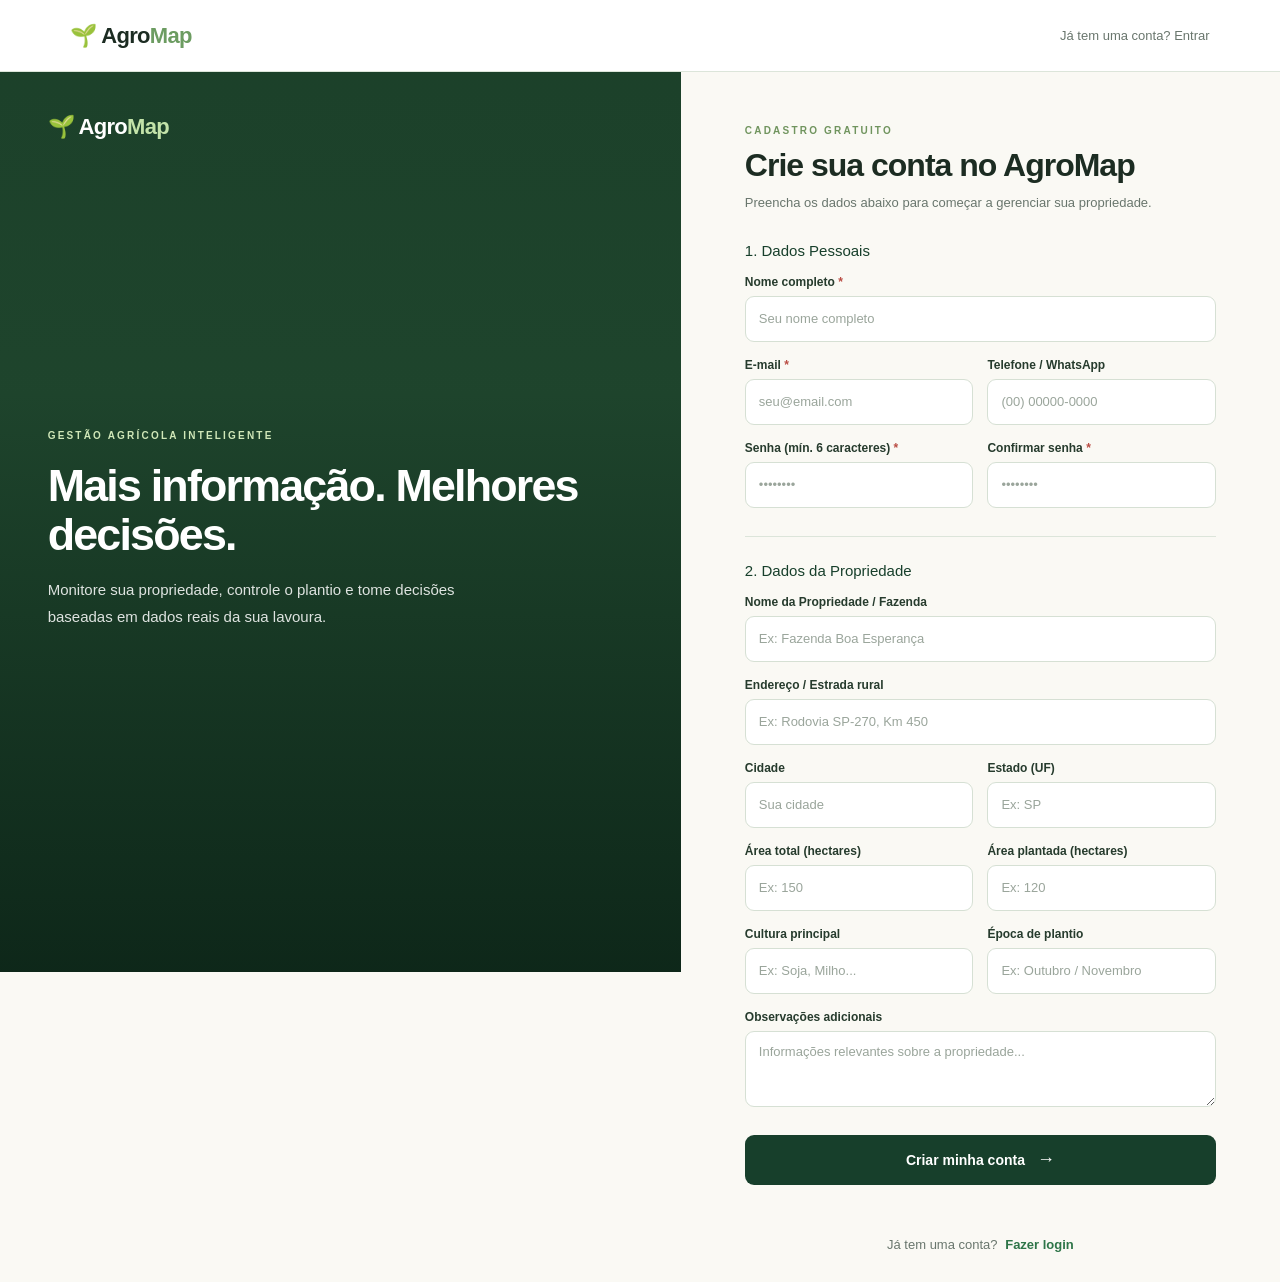
<file: cadastro.html>
<!DOCTYPE html>
<html lang="pt-BR">
<head>
    <meta charset="UTF-8">
    <meta name="viewport" content="width=device-width, initial-scale=1.0">
    <meta name="theme-color" content="#234b32">
    <title>AgroMap | Cadastro do Produtor</title>
    <link rel="stylesheet" href="cadastro.css">
</head>
<body>

    <header class="header">
        <div class="logo">🌱 Agro<span>Map</span></div>
        <a href="login.html" class="back">Já tem uma conta? Entrar</a>
    </header>

    <div class="cadastro-layout">
        
        <!-- PAINEL VISUAL LATERAL -->
        <div class="cadastro-visual">
            <div class="visual-shade"></div>
            <div class="visual-brand">🌱 Agro<span>Map</span></div>
            <div class="visual-content">
                <span class="eyebrow">GESTÃO AGRÍCOLA INTELIGENTE</span>
                <h1>Mais informação. Melhores decisões.</h1>
                <p>Monitore sua propriedade, controle o plantio e tome decisões baseadas em dados reais da sua lavoura.</p>
            </div>
        </div>

        <!-- PAINEL DO FORMULÁRIO -->
        <div class="cadastro-panel">
            <div class="form-wrap">
                
                <div class="form-heading">
                    <span class="eyebrow">CADASTRO GRATUITO</span>
                    <h2>Crie sua conta no AgroMap</h2>
                    <p>Preencha os dados abaixo para começar a gerenciar sua propriedade.</p>
                </div>

                <form id="cadastroForm">
                    
                    <div class="section-title">
                        <span>1. Dados Pessoais</span>
                    </div>

                    <label for="nome">Nome completo <span>*</span></label>
                    <input type="text" id="nome" required placeholder="Seu nome completo">

                    <div class="two-columns">
                        <div>
                            <label for="email">E-mail <span>*</span></label>
                            <input type="email" id="email" required placeholder="seu@email.com">
                        </div>
                        <div>
                            <label for="telefone">Telefone / WhatsApp</label>
                            <input type="text" id="telefone" placeholder="(00) 00000-0000">
                        </div>
                    </div>

                    <div class="two-columns">
                        <div>
                            <label for="senha">Senha (mín. 6 caracteres) <span>*</span></label>
                            <input type="password" id="senha" required placeholder="••••••••">
                        </div>
                        <div>
                            <label for="confirmarSenha">Confirmar senha <span>*</span></label>
                            <input type="password" id="confirmarSenha" required placeholder="••••••••">
                        </div>
                    </div>

                    <div class="section-divider"></div>

                    <div class="section-title">
                        <span>2. Dados da Propriedade</span>
                    </div>

                    <label for="nomeFazenda">Nome da Propriedade / Fazenda</label>
                    <input type="text" id="nomeFazenda" placeholder="Ex: Fazenda Boa Esperança">

                    <label for="enderecoRural">Endereço / Estrada rural</label>
                    <input type="text" id="enderecoRural" placeholder="Ex: Rodovia SP-270, Km 450">

                    <div class="two-columns">
                        <div>
                            <label for="cidade">Cidade</label>
                            <input type="text" id="cidade" placeholder="Sua cidade">
                        </div>
                        <div>
                            <label for="estado">Estado (UF)</label>
                            <input type="text" id="estado" maxlength="2" placeholder="Ex: SP">
                        </div>
                    </div>

                    <div class="two-columns">
                        <div>
                            <label for="hectaresTotal">Área total (hectares)</label>
                            <input type="text" id="hectaresTotal" placeholder="Ex: 150">
                        </div>
                        <div>
                            <label for="hectaresPlantados">Área plantada (hectares)</label>
                            <input type="text" id="hectaresPlantados" placeholder="Ex: 120">
                        </div>
                    </div>

                    <div class="two-columns">
                        <div>
                            <label for="culturaPrincipal">Cultura principal</label>
                            <input type="text" id="culturaPrincipal" placeholder="Ex: Soja, Milho...">
                        </div>
                        <div>
                            <label for="epoca_plantio">Época de plantio</label>
                            <input type="text" id="epocaPlantio" placeholder="Ex: Outubro / Novembro">
                        </div>
                    </div>

                    <label for="observacoes">Observações adicionais</label>
                    <textarea id="observacoes" placeholder="Informações relevantes sobre a propriedade..."></textarea>

                    <button type="submit" id="botaoCadastro" class="submit-button">
                        Criar minha conta <span>→</span>
                    </button>

                    <p id="mensagem" class="form-message" role="status" aria-live="polite"></p>

                </form>

                <p class="auth-switch">
                    Já tem uma conta? <a href="login.html">Fazer login</a>
                </p>

            </div>
        </div>

    </div>

    <script src="cadastro.js"></script>
</body>
</html>
</file>
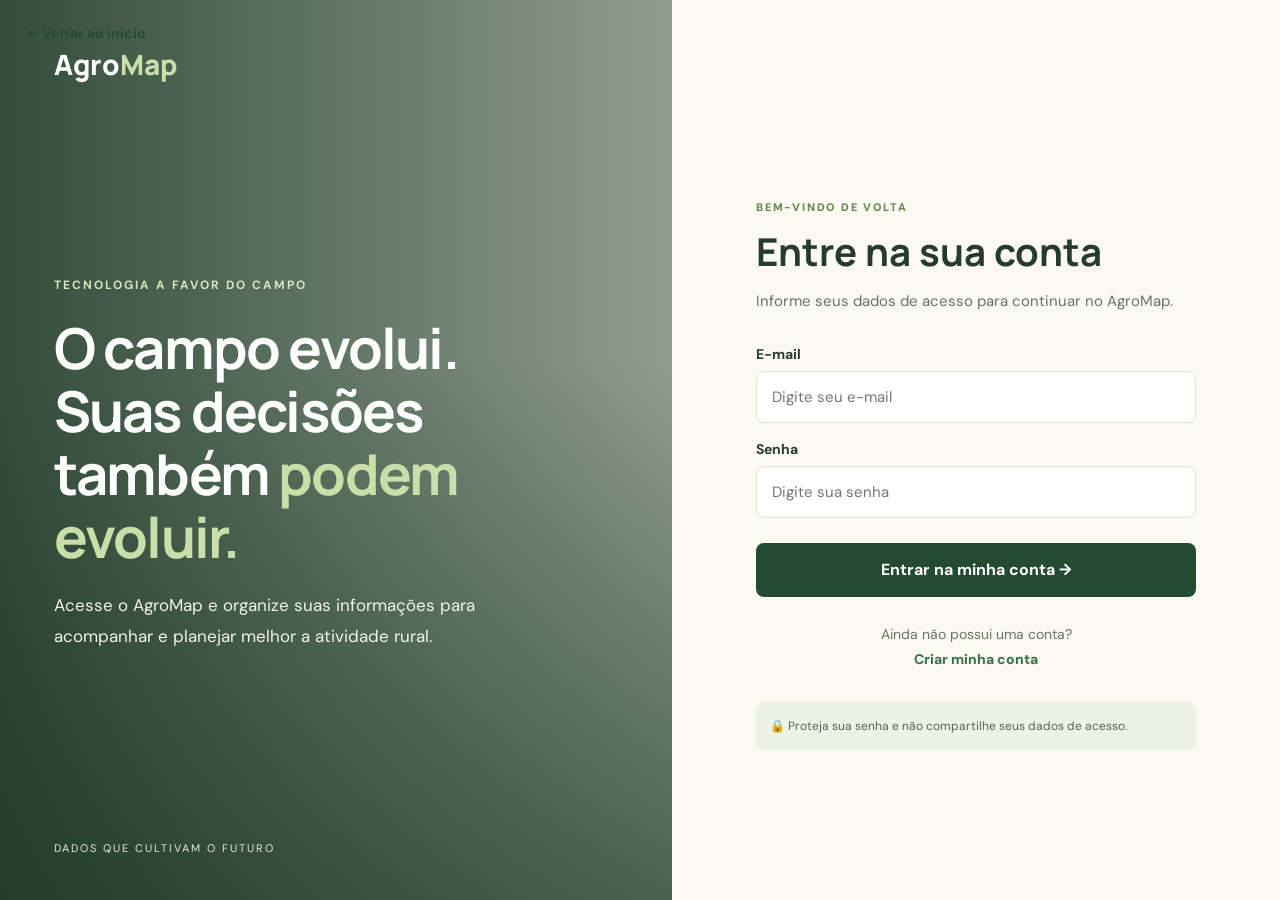
<file: dashboard.html>
<!DOCTYPE html>
<html lang="pt-BR">
<head>
    <meta charset="UTF-8">
    <meta name="viewport" content="width=device-width, initial-scale=1.0">
    <meta name="theme-color" content="#234b32">

    <title>AgroMap | Painel do Produtor</title>

    <link rel="stylesheet" href="dashboard.css">
</head>

<body>

    <!-- MENU LATERAL -->
    <aside class="sidebar">

        <div class="logo">
            🌱 Agro<span>Map</span>
        </div>

        <nav>
            <button class="menu active" type="button" data-section="inicio">
                🏠 <span>Visão geral</span>
            </button>

            <button class="menu" type="button" data-section="propriedade">
                🗺️ <span>Propriedade</span>
            </button>

            <button class="menu" type="button" data-section="clima">
                🌦️ <span>Clima</span>
            </button>

            <button class="menu" type="button" data-section="producao">
                📊 <span>Produção</span>
            </button>

            <button class="menu" type="button" data-section="financeiro">
                💰 <span>Financeiro</span>
            </button>
        </nav>

        <button id="logout" class="logout" type="button">
            ↪ Sair da conta
        </button>

    </aside>

    <!-- CONTEÚDO PRINCIPAL -->
    <main class="dashboard" id="inicio">

        <!-- CABEÇALHO -->
        <header class="topbar">

            <div>
                <small>PAINEL DO PRODUTOR</small>

                <h1>
                    Olá, <span id="nomeUsuario">Produtor</span> 👋
                </h1>

                <p id="mensagemPainel">
                    Bem-vindo ao seu painel AgroMap.
                </p>
            </div>

            <div class="profile">

                <div class="avatar">🌱</div>

                <div>
                    <strong id="propriedadeUsuario">
                        Minha propriedade
                    </strong>

                    <small id="emailUsuario">
                        Produtor rural
                    </small>
                </div>

            </div>

        </header>

        <!-- INFORMAÇÕES REAIS DO CADASTRO -->
        <section class="cards">

            <article class="card">
                <div class="card-icon">🌾</div>

                <span>ÁREA TOTAL</span>

                <strong id="areaTotal">—</strong>

                <small>Área cadastrada</small>
            </article>

            <article class="card">
                <div class="card-icon">🌱</div>

                <span>ÁREA PLANTADA</span>

                <strong id="areaPlantada">—</strong>

                <small>Hectares informados</small>
            </article>

            <article class="card">
                <div class="card-icon">🌿</div>

                <span>CULTURA PRINCIPAL</span>

                <strong id="culturaPrincipal">—</strong>

                <small>Cultura cadastrada</small>
            </article>

            <article class="card">
                <div class="card-icon">📍</div>

                <span>LOCALIZAÇÃO</span>

                <strong id="localizacaoUsuario">—</strong>

                <small id="estadoUsuario">
                    Cidade e estado da propriedade
                </small>
            </article>

        </section>

        <!-- PROPRIEDADE -->
        <section class="main-grid">

            <article class="panel map-panel" id="propriedade">

                <div class="panel-title">
                    <div>
                        <small>PROPRIEDADE RURAL</small>
                        <h2>Minha propriedade</h2>
                    </div>
                </div>

                <div class="big-map">

                    <div class="big-field field1">
                        <span>Área rural</span>
                    </div>

                    <div class="big-field field2">
                        <span>Plantio</span>
                    </div>

                    <div class="big-field field3">
                        <span>Área verde</span>
                    </div>

                    <div class="big-field field4">
                        <span>Talhão</span>
                    </div>

                    <div class="map-road"></div>

                </div>

                <div class="property-details">
                    <h3>Detalhes cadastrados</h3>

                    <p id="detalhesPropriedade">
                        Os dados da propriedade serão exibidos aqui.
                    </p>

                    <p>
                        <small>
                            A ilustração acima é representativa e não corresponde
                            a um mapa geográfico real.
                        </small>
                    </p>
                </div>

            </article>

            <!-- CLIMA SEM VALORES INVENTADOS -->
            <article class="panel weather-panel" id="clima">

                <div class="panel-title">
                    <div>
                        <small>MONITORAMENTO</small>
                        <h2>Clima</h2>
                    </div>
                </div>

                <div class="weather-main">
                    <span>🌦️</span>

                    <strong>—</strong>

                    <p>
                        Dados meteorológicos indisponíveis
                    </p>
                </div>

                <div class="weather-data">

                    <div>
                        <span>Umidade</span>
                        <strong>—</strong>
                    </div>

                    <div>
                        <span>Vento</span>
                        <strong>—</strong>
                    </div>

                    <div>
                        <span>Chuva</span>
                        <strong>—</strong>
                    </div>

                </div>

                <p>
                    <small>
                        As condições climáticas serão exibidas quando uma fonte
                        de dados meteorológicos estiver conectada.
                    </small>
                </p>

            </article>

        </section>

        <!-- PRODUÇÃO SEM NÚMEROS FICTÍCIOS -->
        <section class="panel production-panel" id="producao">

            <div class="panel-title">
                <div>
                    <small>DESEMPENHO</small>
                    <h2>Produção da propriedade</h2>
                </div>
            </div>

            <div class="empty-state">
                <div class="card-icon">📊</div>

                <h3>Sem dados de produção</h3>

                <p id="mensagemProducao">
                    Ainda não existem registros de produção disponíveis.
                </p>
            </div>

        </section>

        <!-- FINANCEIRO SEM VALORES FICTÍCIOS -->
        <section class="panel" id="financeiro">

            <div class="panel-title">
                <div>
                    <small>CONTROLE FINANCEIRO</small>
                    <h2>Financeiro</h2>
                </div>
            </div>

            <div class="empty-state">
                <div class="card-icon">💰</div>

                <h3>Sem dados financeiros</h3>

                <p>
                    As informações financeiras serão exibidas quando houver
                    registros reais disponíveis.
                </p>
            </div>

        </section>

        <!-- MENSAGENS DO SISTEMA -->
        <p id="mensagemErro" role="status" aria-live="polite"></p>

    </main>

    <script src="dashboard.js"></script>

</body>
</html>
</file>
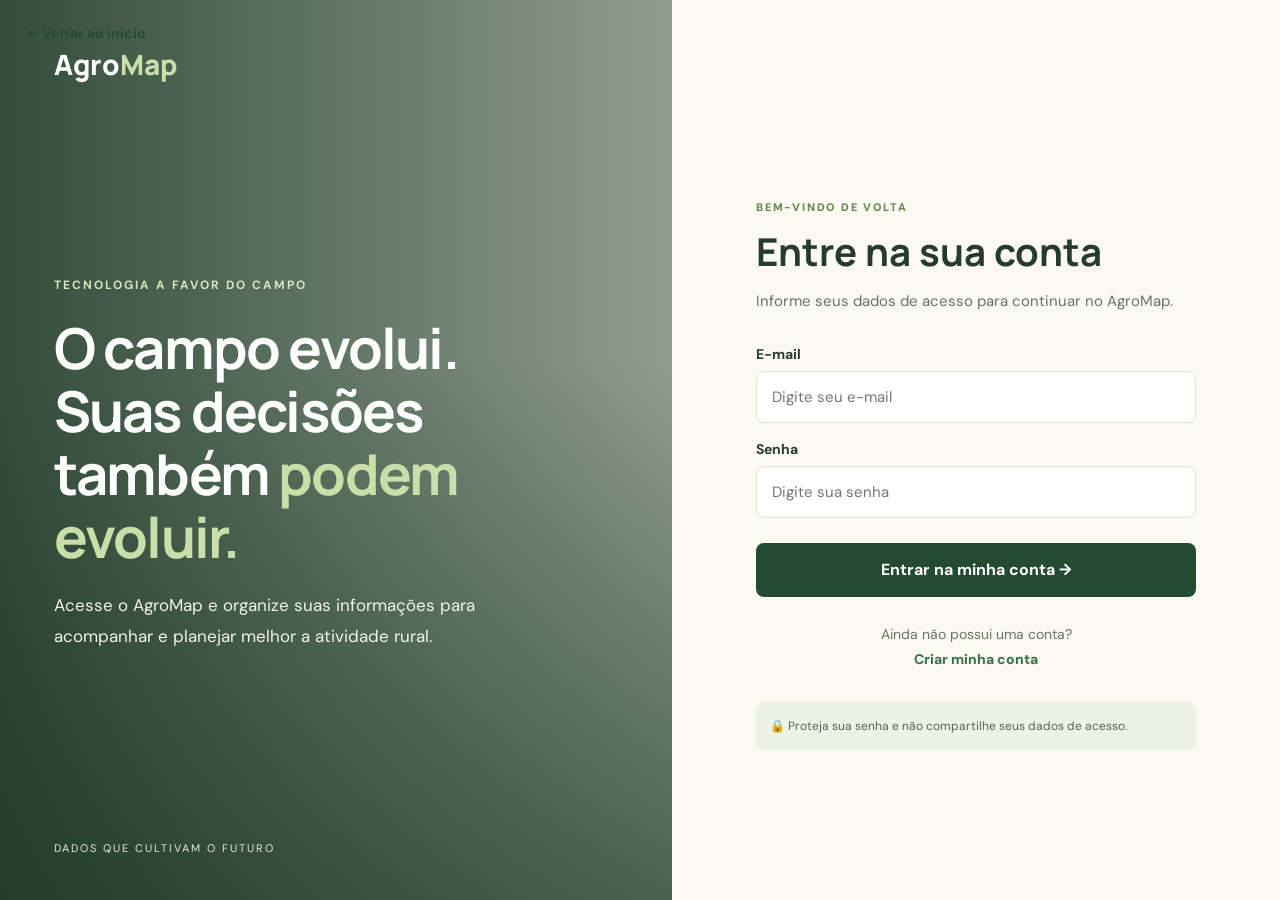
<file: login.html>
<!DOCTYPE html>
<html lang="pt-BR">
<head>
  <meta charset="UTF-8">
  <meta name="viewport" content="width=device-width, initial-scale=1.0">
  <meta name="theme-color" content="#234b32">
  <title>Entrar | AgroMap</title>
  <link rel="preconnect" href="https://fonts.googleapis.com">
  <link rel="preconnect" href="https://fonts.gstatic.com" crossorigin>
  <link href="https://fonts.googleapis.com/css2?family=DM+Sans:wght@400;500;600;700&family=Manrope:wght@500;600;700;800&display=swap" rel="stylesheet">
  <style>
    *{box-sizing:border-box;margin:0;padding:0}
    body{font-family:"DM Sans",sans-serif;background:#fbf9f2;color:#263b2d;min-height:100vh}
    a{text-decoration:none}
    .back{position:absolute;top:24px;left:28px;z-index:5;color:#234b32;font-weight:700;font-size:14px}
    .layout{min-height:100vh;display:grid;grid-template-columns:1.05fr .95fr}
    .visual{position:relative;min-height:100vh;background:url("https://images.unsplash.com/photo-1500382017468-9049fed747ef?auto=format&fit=crop&w=1800&q=85") center/cover no-repeat;display:flex;flex-direction:column;justify-content:space-between;padding:45px 8%;color:white;isolation:isolate}
    .visual:before{content:"";position:absolute;inset:0;z-index:-1;background:linear-gradient(90deg,rgba(19,48,29,.86),rgba(25,58,34,.48)),linear-gradient(0deg,rgba(15,40,24,.55),transparent 60%)}
    .brand{font-family:"Manrope",sans-serif;font-size:28px;font-weight:800;color:white}
    .brand span{color:#c9dfa9}
    .visual-copy{max-width:580px;padding:60px 0}
    .kicker{font-size:12px;letter-spacing:2px;font-weight:700;color:#d6e6c1}
    .visual h1{font-family:"Manrope",sans-serif;font-size:clamp(38px,4.4vw,62px);line-height:1.12;margin:22px 0;letter-spacing:-1.8px}
    .visual h1 span{color:#c9dfa9}
    .visual-copy p{font-size:17px;line-height:1.8;max-width:480px;color:#f1f4eb}
    .visual-foot{font-size:11px;letter-spacing:2px;color:#e1ead7}
    .panel{display:flex;align-items:center;justify-content:center;padding:100px 9% 55px}
    .form-wrap{width:100%;max-width:440px}
    .mobile-brand{display:none;color:#234b32;font-family:"Manrope",sans-serif;font-size:24px;font-weight:800;margin-bottom:35px}
    .form-kicker{font-size:11px;letter-spacing:1.8px;font-weight:800;color:#668553}
    h2{font-family:"Manrope",sans-serif;font-size:clamp(32px,3vw,43px);line-height:1.2;margin:13px 0}
    .intro{font-size:15px;line-height:1.8;color:#687367;margin-bottom:30px}
    label{display:block;font-size:14px;font-weight:700;margin:17px 0 8px}
    input{width:100%;min-height:52px;padding:13px 15px;border:1px solid #dce3d7;border-radius:8px;background:white;font:inherit;font-size:15px;outline:none}
    input:focus{border-color:#397348;box-shadow:0 0 0 3px rgba(57,115,72,.12)}
    button{width:100%;min-height:54px;margin-top:25px;border:0;border-radius:8px;background:#234b32;color:white;font:inherit;font-weight:700;font-size:16px;cursor:pointer}
    button:hover{background:#397348}
    #mensagem{margin-top:14px;font-size:14px;line-height:1.6}
    .switch{margin-top:25px;text-align:center;color:#697568;font-size:14px;line-height:1.8}
    .switch a{color:#397348;font-weight:800}
    .secure{margin-top:30px;padding:14px;border-radius:8px;background:#edf2e7;color:#52654e;font-size:12px;line-height:1.7}
    @media(max-width:800px){
      .layout{grid-template-columns:1fr}
      .visual{min-height:300px;padding:30px 7%}
      .visual-copy{padding:55px 0 25px}
      .visual h1{font-size:38px}
      .visual-copy p{font-size:15px}
      .visual-foot{font-size:9px}
      .panel{padding:45px 7% 55px}
      .back{top:18px;left:18px;color:white}
      .brand{font-size:23px}
      .form-wrap{max-width:500px}
      .mobile-brand{display:block}
      .intro{margin-bottom:20px}
    }
  </style>
</head>
<body>
  <a class="back" href="index.html">← Voltar ao início</a>
  <main class="layout">
    <section class="visual">
      <a class="brand" href="index.html">Agro<span>Map</span></a>
      <div class="visual-copy">
        <span class="kicker">TECNOLOGIA A FAVOR DO CAMPO</span>
        <h1>O campo evolui.<br>Suas decisões também <span>podem evoluir.</span></h1>
        <p>Acesse o AgroMap e organize suas informações para acompanhar e planejar melhor a atividade rural.</p>
      </div>
      <p class="visual-foot">DADOS QUE CULTIVAM O FUTURO</p>
    </section>

    <section class="panel">
      <div class="form-wrap">
        <div class="mobile-brand">AgroMap</div>
        <span class="form-kicker">BEM-VINDO DE VOLTA</span>
        <h2>Entre na sua conta</h2>
        <p class="intro">Informe seus dados de acesso para continuar no AgroMap.</p>

        <form id="loginForm">
          <label for="email">E-mail</label>
          <input type="email" id="email" name="email" autocomplete="email" placeholder="Digite seu e-mail" required>

          <label for="senha">Senha</label>
          <input type="password" id="senha" name="senha" autocomplete="current-password" placeholder="Digite sua senha" required>

          <button type="submit">Entrar na minha conta →</button>
          <div id="mensagem" role="status" aria-live="polite"></div>
        </form>

        <p class="switch">Ainda não possui uma conta?<br><a href="cadastro.html">Criar minha conta</a></p>
        <p class="secure">🔒 Proteja sua senha e não compartilhe seus dados de acesso.</p>
      </div>
    </section>
  </main>
  <script src="login.js"></script>
</body>
</html>
</file>
<file: cadastro.css>
* {
  box-sizing: border-box;
}

:root {
  --green: #2e7548;
  --green-dark: #173f2b;
  --green-deep: #102f21;
  --cream: #faf9f4;
  --text: #1c2c22;
  --muted: #69766d;
  --border: #dce5da;
}

html {
  scroll-behavior: smooth;
}

body {
  margin: 0;
  min-height: 100vh;
  font-family: "DM Sans", Arial, sans-serif;
  background: var(--cream);
  color: var(--text);
}

a {
  color: inherit;
  text-decoration: none;
}

/* CABEÇALHO */

.header {
  height: 72px;
  padding: 0 5.5%;
  display: flex;
  align-items: center;
  justify-content: space-between;
  background: rgba(255, 255, 255, .96);
  border-bottom: 1px solid var(--border);
  position: relative;
  z-index: 2;
}

.logo,
.visual-brand,
.mobile-brand {
  font-family: Manrope, sans-serif;
  font-weight: 800;
  font-size: 22px;
  letter-spacing: -.7px;
}

.logo span,
.visual-brand span,
.mobile-brand span {
  color: #6c9c61;
}

.back,
.back-home {
  font-size: 13px;
  color: var(--muted);
  transition: color .2s;
}

.back:hover,
.back-home:hover {
  color: var(--green);
}

/* ESTRUTURA PRINCIPAL */

.cadastro-layout {
  min-height: calc(100vh - 72px);
  display: grid;
  grid-template-columns: minmax(0, 1fr) minmax(480px, .88fr);
}

/* PAINEL COM FOTO */

.cadastro-visual {
  min-height: 850px;
  position: sticky;
  top: 0;
  height: 100vh;
  max-height: 1100px;
  padding: 42px 7%;
  display: flex;
  flex-direction: column;
  justify-content: space-between;
  overflow: hidden;
  color: white;
  background:
    #244d32
    url("https://images.unsplash.com/photo-1500382017468-9049fed747ef?auto=format&fit=crop&w=1800&q=85")
    center / cover no-repeat;
}

.visual-shade {
  position: absolute;
  inset: 0;
  background: linear-gradient(
    180deg,
    rgba(13, 42, 27, .35) 0%,
    rgba(13, 42, 27, .25) 35%,
    rgba(9, 31, 20, .82) 100%
  );
}

.visual-brand,
.visual-content,
.visual-caption {
  position: relative;
  z-index: 1;
}

.visual-brand {
  align-self: flex-start;
  color: #fff;
}

.visual-brand span {
  color: #c3e3a9;
}

.eyebrow {
  display: inline-block;
  font-size: 10px;
  line-height: 1.5;
  font-weight: 800;
  letter-spacing: 2.2px;
  color: #70945e;
}

.cadastro-visual .eyebrow {
  color: #d0e7b8;
}

.visual-content {
  max-width: 600px;
  margin: auto 0;
  padding: 60px 0;
}

.visual-content h1 {
  max-width: 590px;
  margin: 18px 0;
  font-family: Manrope, sans-serif;
  font-size: clamp(36px, 3.5vw, 56px);
  line-height: 1.08;
  letter-spacing: -1.8px;
}

.visual-content p {
  max-width: 470px;
  color: rgba(255, 255, 255, .86);
  font-size: 15px;
  line-height: 1.8;
}

.visual-caption {
  display: flex;
  gap: 13px;
  align-items: center;
  padding-top: 22px;
  border-top: 1px solid rgba(255, 255, 255, .3);
}

.caption-icon {
  width: 38px;
  height: 38px;
  display: grid;
  place-items: center;
  border-radius: 50%;
  background: rgba(255, 255, 255, .16);
  color: #d1e8b9;
  font-size: 20px;
}

.visual-caption strong,
.visual-caption small {
  display: block;
}

.visual-caption strong {
  font-size: 13px;
}

.visual-caption small {
  margin-top: 4px;
  color: rgba(255, 255, 255, .72);
  font-size: 11px;
}

/* FORMULÁRIO */

.cadastro-panel {
  padding: 48px clamp(28px, 5vw, 76px) 30px;
  display: flex;
  justify-content: center;
  background: var(--cream);
}

.form-wrap {
  width: 100%;
  max-width: 560px;
}

.mobile-brand {
  display: none;
  margin-bottom: 32px;
  color: var(--green-dark);
}

.form-heading {
  margin-bottom: 28px;
}

.form-heading h2 {
  margin: 9px 0 8px;
  font-family: Manrope, sans-serif;
  font-size: clamp(28px, 2.5vw, 36px);
  line-height: 1.16;
  letter-spacing: -1px;
}

.form-heading p,
.section-help {
  margin: 0;
  color: var(--muted);
  font-size: 13px;
  line-height: 1.65;
}

.section-title {
  display: flex;
  align-items: center;
  justify-content: space-between;
  gap: 12px;
  margin: 25px 0 6px;
  font-family: Manrope, sans-serif;
  font-size: 15px;
  color: var(--green-dark);
}

.section-title:first-child {
  margin-top: 0;
}

.section-title small {
  padding: 4px 8px;
  border-radius: 20px;
  background: #e9f1e5;
  color: #55734f;
  font: 700 10px "DM Sans", sans-serif;
}

label {
  display: block;
  margin: 16px 0 7px;
  font-size: 12px;
  font-weight: 700;
  color: #263b2d;
}

label span {
  color: #b94b42;
}

input,
select,
textarea {
  width: 100%;
  min-height: 46px;
  padding: 12px 13px;
  border: 1px solid #d6e0d4;
  border-radius: 9px;
  background: #fff;
  color: var(--text);
  font: 13px "DM Sans", sans-serif;
  outline: none;
  transition: border-color .2s, box-shadow .2s;
}

textarea {
  min-height: 76px;
  resize: vertical;
}

input::placeholder,
textarea::placeholder {
  color: #9aa59b;
}

input:focus,
select:focus,
textarea:focus {
  border-color: #579267;
  box-shadow: 0 0 0 3px rgba(46, 117, 72, .1);
}

.two-columns {
  display: grid;
  grid-template-columns: 1fr 1fr;
  gap: 14px;
}

.section-divider {
  height: 1px;
  margin: 28px 0 22px;
  background: var(--border);
}

.section-help {
  margin: 0 0 6px;
  font-size: 12px;
}

/* BOTÃO DE CADASTRO */

.submit-button {
  width: 100%;
  min-height: 50px;
  margin-top: 24px;
  padding: 14px 18px;
  display: flex;
  align-items: center;
  justify-content: center;
  gap: 12px;
  border: 0;
  border-radius: 9px;
  background: var(--green-dark);
  color: white;
  font: 700 14px "DM Sans", sans-serif;
  cursor: pointer;
  transition: background .2s, transform .2s;
}

.submit-button:hover {
  background: #245a39;
  transform: translateY(-1px);
}

.submit-button:disabled {
  opacity: .65;
  cursor: wait;
  transform: none;
}

.submit-button span {
  font-size: 18px;
}

.form-message {
  min-height: 18px;
  margin: 12px 0 0;
  font-size: 12px;
  line-height: 1.5;
}

.form-message.error {
  color: #b42318;
}

.form-message.success {
  color: #267342;
}

/* LINKS INFERIORES */

.auth-switch {
  margin: 22px 0 0;
  text-align: center;
  color: var(--muted);
  font-size: 13px;
}

.auth-switch a {
  margin-left: 4px;
  color: var(--green);
  font-weight: 800;
}

.back-home {
  display: block;
  margin-top: 18px;
  text-align: center;
  font-size: 12px;
}

.auth-footer {
  margin-top: 30px;
  padding-top: 18px;
  border-top: 1px solid var(--border);
  color: #929d93;
  text-align: center;
  font-size: 11px;
}

/* RESPONSIVIDADE */

@media (max-width: 980px) {
  .cadastro-layout {
    grid-template-columns: minmax(0, .85fr) minmax(430px, 1fr);
  }

  .cadastro-panel {
    padding: 38px 28px 28px;
  }

  .visual-content h1 {
    font-size: 38px;
  }
}

@media (max-width: 760px) {
  .header {
    height: 64px;
    padding: 0 22px;
  }

  .back {
    display: none;
  }

  .cadastro-layout {
    display: block;
  }

  .cadastro-visual {
    position: relative;
    height: 280px;
    min-height: 280px;
    padding: 24px;
  }

  .visual-content {
    padding: 20px 0;
    margin: auto 0 0;
  }

  .visual-content h1 {
    max-width: 550px;
    margin: 8px 0;
    font-size: clamp(27px, 7vw, 38px);
    letter-spacing: -.8px;
  }

  .visual-content p {
    display: none;
  }

  .visual-caption {
    display: none;
  }

  .visual-brand {
    display: none;
  }

  .cadastro-panel {
    padding: 30px 22px 26px;
  }

  .mobile-brand {
    display: inline-block;
  }

  .form-heading {
    margin-bottom: 24px;
  }
}

@media (max-width: 480px) {
  .two-columns {
    grid-template-columns: 1fr;
    gap: 0;
  }

  .cadastro-visual {
    height: 245px;
    min-height: 245px;
  }

  .cadastro-panel {
    padding-inline: 18px;
  }
}
</file>
<file: dashboard.css>
* {
    margin: 0;
    padding: 0;
    box-sizing: border-box;
}

:root {
    --green: #2e8b57;
    --dark-green: #155c35;
    --background: #f5f8f3;
    --white: #ffffff;
    --text: #18251c;
    --muted: #68756c;
    --border: #dfe7df;
}

body {
    min-height: 100vh;

    font-family: Arial, Helvetica, sans-serif;

    background: var(--background);

    color: var(--text);
}


/* SIDEBAR */

.sidebar {

    width: 230px;

    height: 100vh;

    position: fixed;

    left: 0;
    top: 0;

    padding: 30px 20px;

    background: var(--white);

    border-right: 1px solid var(--border);

    display: flex;

    flex-direction: column;
}

.logo {

    font-size: 21px;

    font-weight: 800;

    margin-bottom: 45px;

    padding-left: 10px;
}

.logo span {
    color: var(--green);
}


nav {

    display: flex;

    flex-direction: column;

    gap: 6px;
}

.menu {

    width: 100%;

    padding: 12px;

    border: none;

    background: transparent;

    border-radius: 7px;

    text-align: left;

    color: var(--muted);

    cursor: pointer;

    font-size: 11px;
}

.menu span {
    margin-left: 10px;
}

.menu:hover,
.menu.active {

    background: #e5f2e8;

    color: var(--green);

    font-weight: bold;
}


/* SAIR */

.logout {

    margin-top: auto;

    padding: 12px;

    border: none;

    background: transparent;

    color: #b14b4b;

    cursor: pointer;

    text-align: left;

    font-size: 11px;
}


/* DASHBOARD */

.dashboard {

    margin-left: 230px;

    padding: 35px 45px;

    max-width: 1600px;
}


/* TOPO */

.topbar {

    display: flex;

    justify-content: space-between;

    align-items: center;

    margin-bottom: 35px;
}

.topbar small {

    color: var(--green);

    font-size: 8px;

    font-weight: bold;

    letter-spacing: 2px;
}

.topbar h1 {

    font-size: 30px;

    margin-top: 7px;
}

.topbar h1 span {
    color: var(--green);
}


/* PERFIL */

.profile {

    display: flex;

    align-items: center;

    gap: 10px;
}

.avatar {

    width: 42px;
    height: 42px;

    display: flex;

    align-items: center;
    justify-content: center;

    background: #dff0e3;

    border-radius: 50%;
}

.profile strong {

    display: block;

    font-size: 11px;
}

.profile small {

    display: block;

    color: var(--muted);

    font-size: 9px;

    margin-top: 3px;
}


/* CARDS */

.cards {

    display: grid;

    grid-template-columns:
        repeat(4, 1fr);

    gap: 15px;

    margin-bottom: 20px;
}

.card {

    padding: 20px;

    background: var(--white);

    border: 1px solid var(--border);

    border-radius: 10px;
}

.card-icon {

    width: 38px;
    height: 38px;

    display: flex;

    align-items: center;
    justify-content: center;

    background: #e5f2e8;

    border-radius: 8px;

    margin-bottom: 18px;
}

.card > span {

    display: block;

    color: var(--muted);

    font-size: 8px;

    letter-spacing: 1px;
}

.card strong {

    display: block;

    font-size: 23px;

    margin: 6px 0;
}

.card small {

    color: var(--green);

    font-size: 8px;
}


/* GRID PRINCIPAL */

.main-grid {

    display: grid;

    grid-template-columns:
        2fr 1fr;

    gap: 20px;

    margin-bottom: 20px;
}


/* PAINEL */

.panel {

    background: var(--white);

    border: 1px solid var(--border);

    border-radius: 10px;

    padding: 22px;
}

.panel-title {

    display: flex;

    align-items: center;

    justify-content: space-between;

    margin-bottom: 20px;
}

.panel-title small {

    color: var(--green);

    font-size: 8px;

    letter-spacing: 1px;

    font-weight: bold;
}

.panel-title h2 {

    font-size: 18px;

    margin-top: 5px;
}

.panel-title button {

    border: 1px solid var(--border);

    background: transparent;

    padding: 8px 12px;

    border-radius: 6px;

    color: var(--muted);

    font-size: 9px;

    cursor: pointer;
}


/* MAPA */

.big-map {

    height: 330px;

    position: relative;

    overflow: hidden;

    display: grid;

    grid-template-columns: 1fr 1.2fr;

    grid-template-rows: 1fr 1fr;

    gap: 6px;

    padding: 8px;

    background: #c7dda9;

    border-radius: 8px;
}

.big-field {

    display: flex;

    align-items: center;

    justify-content: center;

    border-radius: 5px;

    color: white;

    font-size: 10px;

    font-weight: bold;
}

.field1 {
    background: #438f58;
}

.field2 {
    background: #69a95b;
}

.field3 {
    background: #4d9858;
}

.field4 {
    background: #7bad58;
}

.map-road {

    position: absolute;

    width: 30px;

    height: 130%;

    background: #dac99d;

    left: 48%;

    top: -15%;

    transform: rotate(20deg);
}


/* CLIMA */

.weather-main {

    text-align: center;

    padding: 20px;
}

.weather-main span {

    display: block;

    font-size: 45px;
}

.weather-main strong {

    display: block;

    font-size: 50px;

    margin-top: 10px;
}

.weather-main p {

    color: var(--muted);

    font-size: 11px;

    margin-top: 5px;
}

.weather-data {

    display: grid;

    grid-template-columns:
        repeat(3, 1fr);

    gap: 5px;

    border-top: 1px solid var(--border);

    padding-top: 20px;
}

.weather-data div {

    text-align: center;
}

.weather-data span {

    display: block;

    color: var(--muted);

    font-size: 8px;
}

.weather-data strong {

    display: block;

    font-size: 11px;

    margin-top: 5px;
}


/* PRODUÇÃO */

.production-panel {

    min-height: 330px;
}

.production-panel select {

    padding: 8px;

    border: 1px solid var(--border);

    border-radius: 6px;

    background: var(--white);

    color: var(--muted);
}


/* GRÁFICO */

.chart {

    height: 220px;

    display: flex;

    align-items: end;

    justify-content: space-around;

    gap: 15px;

    padding:
        20px 10px 25px;

    border-bottom:
        1px solid var(--border);
}

.bar {

    width: 35px;

    min-height: 20px;

    position: relative;

    background: var(--green);

    border-radius:
        5px 5px 0 0;

    transition: .3s;
}

.bar:hover {

    background:
        var(--dark-green);

    transform:
        translateY(-5px);
}

.bar span {

    position: absolute;

    bottom: -20px;

    width: 100%;

    text-align: center;

    color: var(--muted);

    font-size: 8px;
}


/* RESPONSIVO */

@media(max-width: 1000px) {

    .cards {
        grid-template-columns:
            repeat(2, 1fr);
    }

    .main-grid {
        grid-template-columns: 1fr;
    }
}


@media(max-width: 700px) {

    .sidebar {

        width: 65px;

        padding: 20px 10px;
    }

    .sidebar .logo {

        font-size: 0;

        text-align: center;
    }

    .sidebar .logo:first-letter {
        font-size: 22px;
    }

    .menu span,
    .logout {
        display: none;
    }

    .menu {
        text-align: center;
    }

    .dashboard {

        margin-left: 65px;

        padding: 25px 15px;
    }

    .cards {

        grid-template-columns: 1fr;
    }

    .topbar {

        align-items: flex-start;
    }

    .profile {
        display: none;
    }

    .big-map {
        height: 250px;
    }
}
</file>
